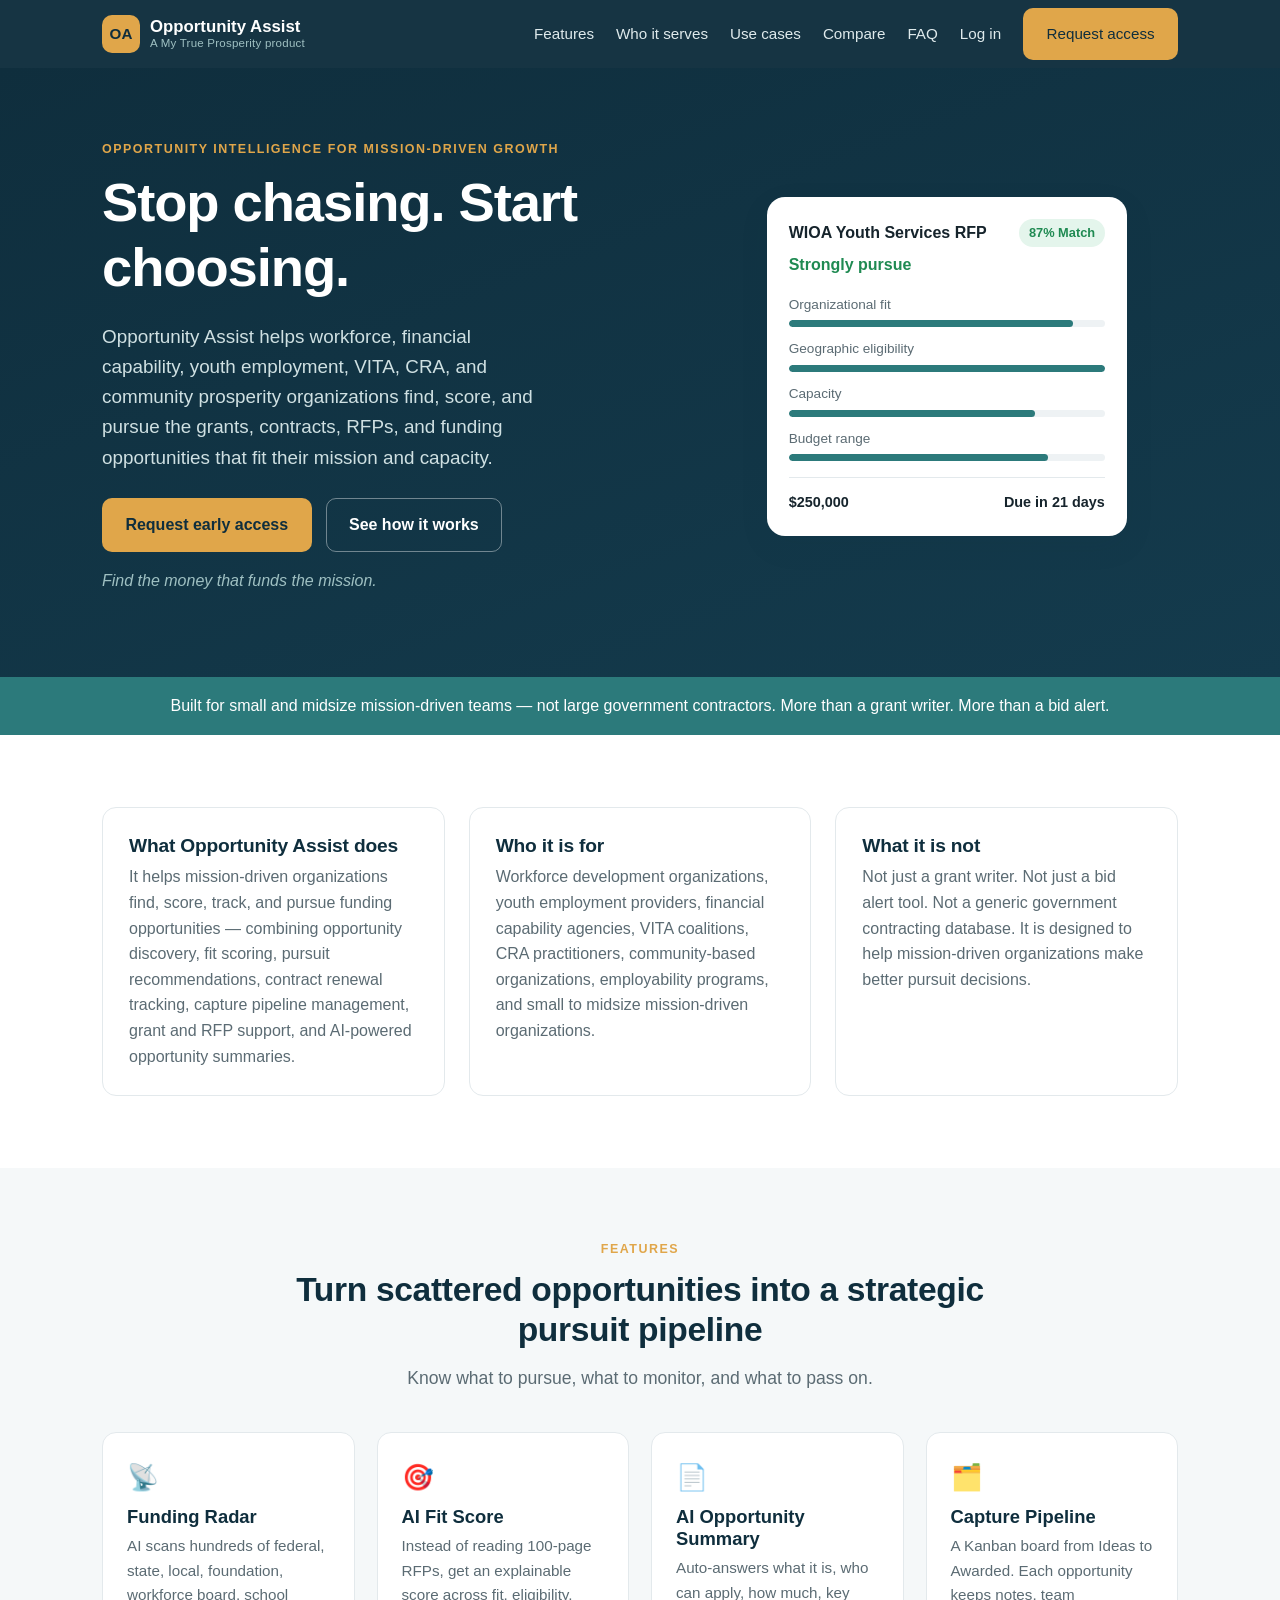
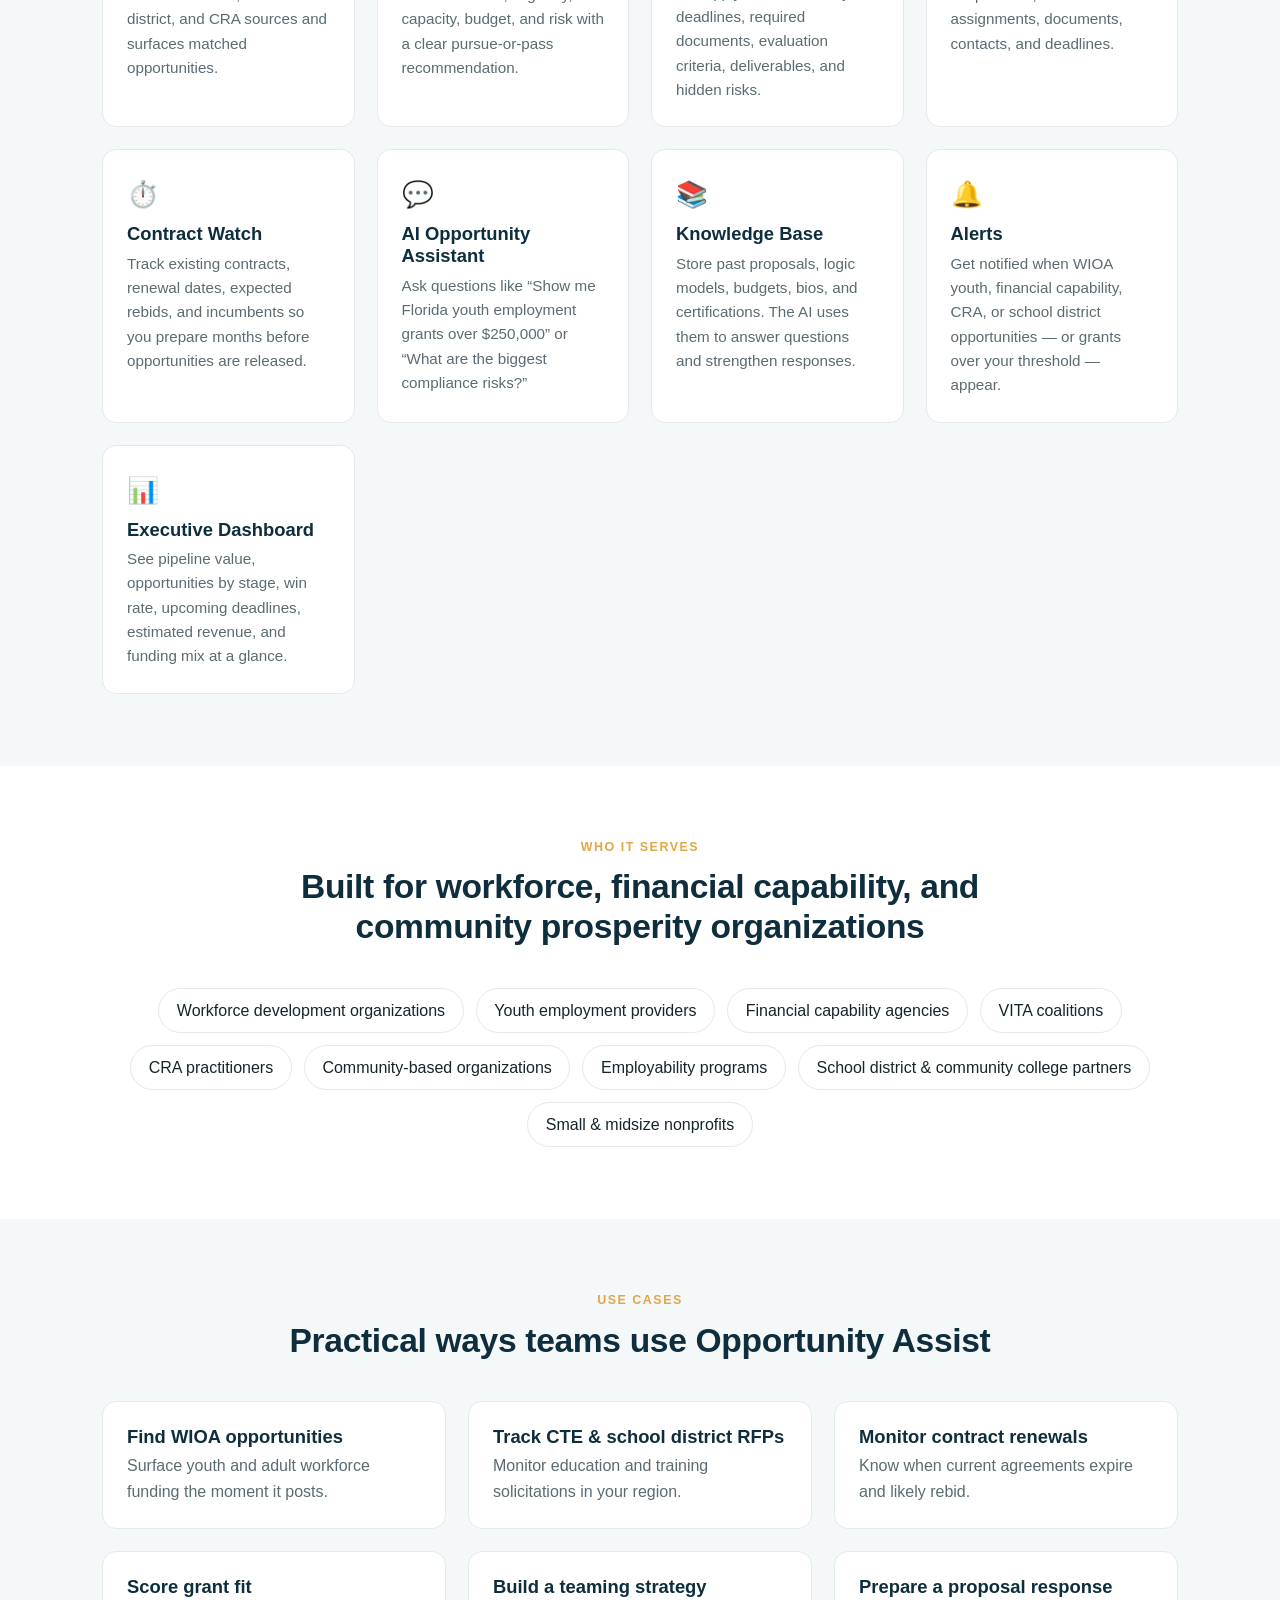
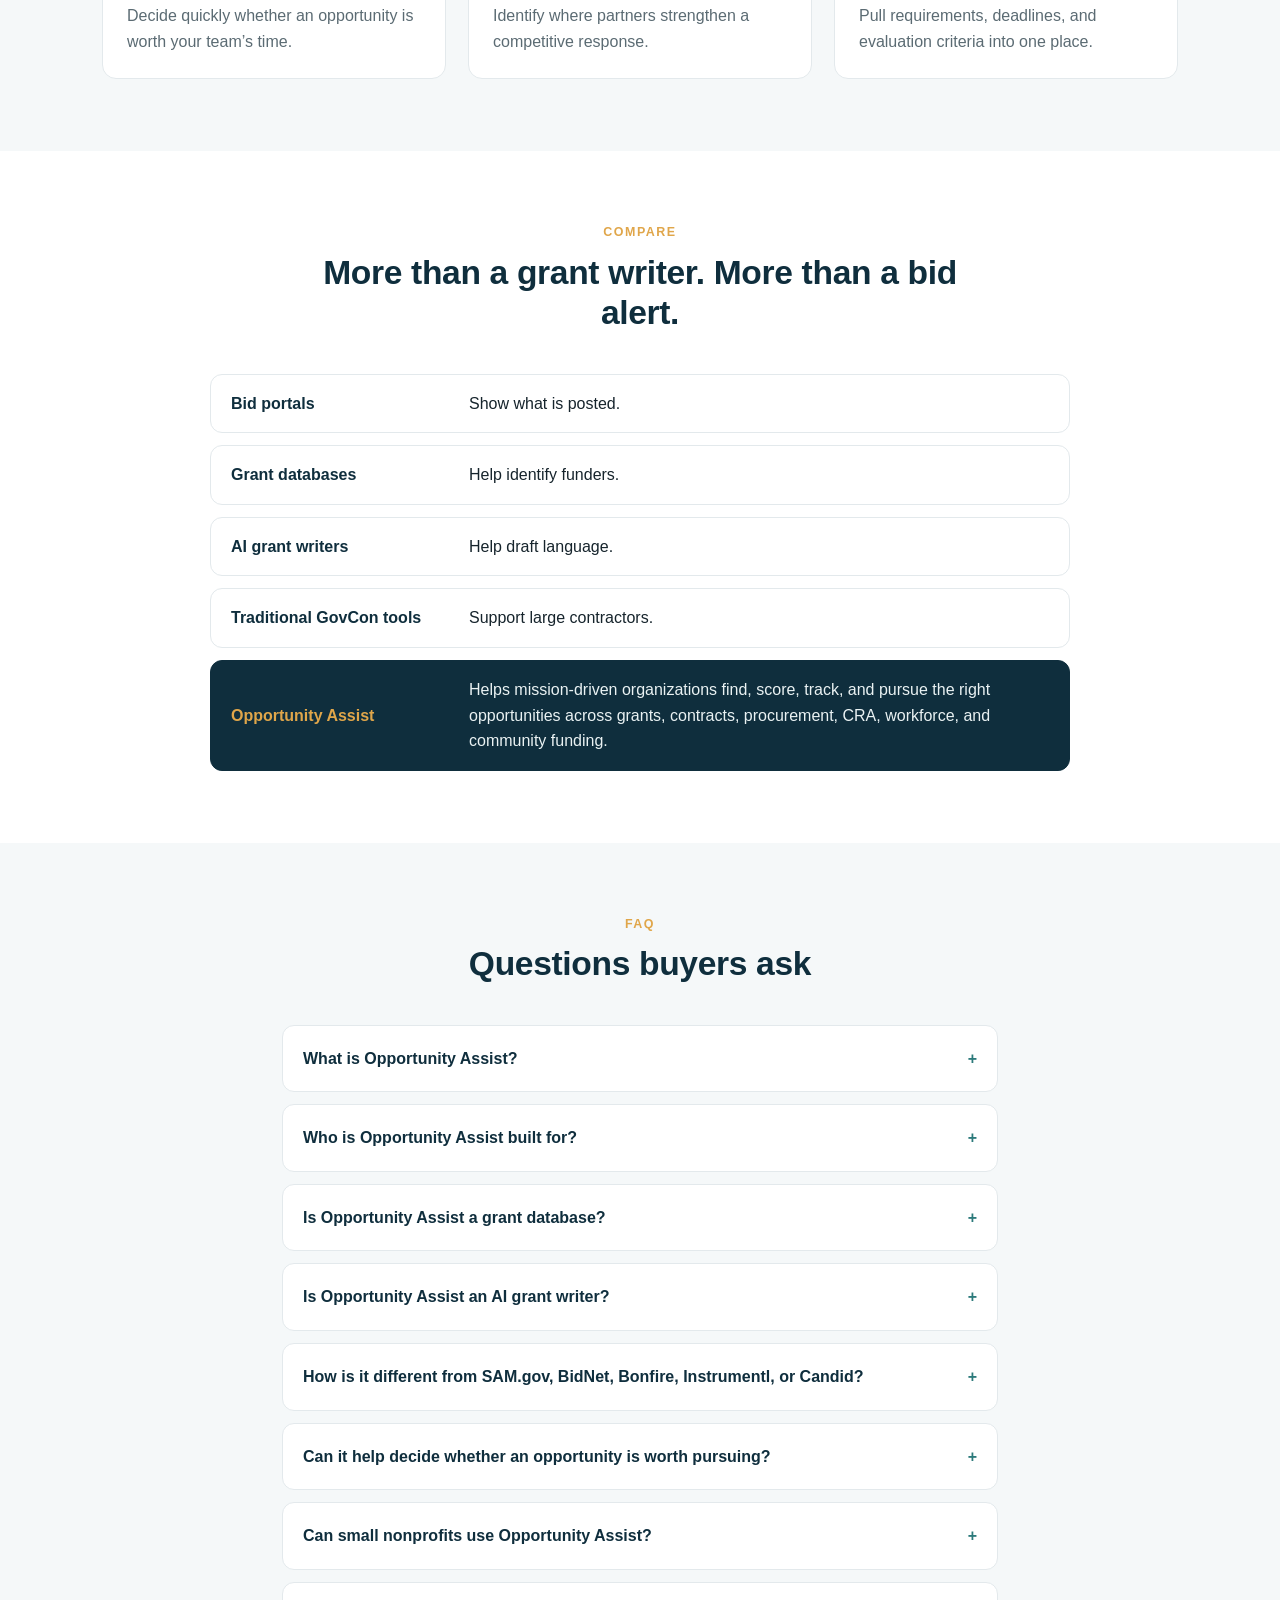
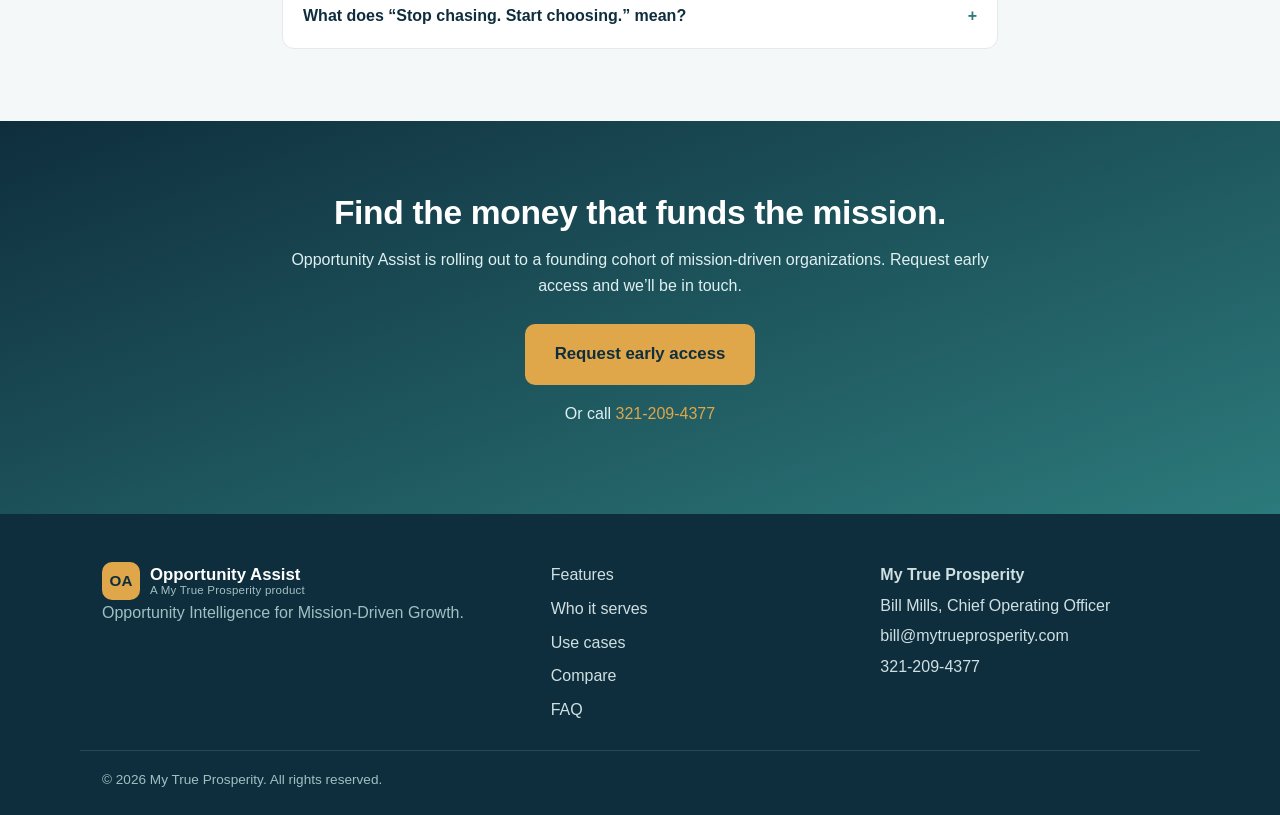
<file: index.html>
<!DOCTYPE html>
<html lang="en">
<head>
  <meta charset="UTF-8" />
  <meta name="viewport" content="width=device-width, initial-scale=1.0" />

  <!-- Primary SEO -->
  <title>Opportunity Assist | Opportunity Intelligence for Mission-Driven Growth</title>
  <meta name="description" content="Opportunity Assist helps workforce, financial capability, youth employment, VITA, CRA, and community prosperity organizations find, score, and pursue grants, contracts, RFPs, NOFOs, and funding opportunities that fit their mission." />
  <link rel="canonical" href="https://opportunityassist.com/" />
  <meta name="robots" content="index, follow" />
  <meta name="author" content="My True Prosperity" />
  <meta name="theme-color" content="#0f2e3d" />

  <!-- Open Graph (LinkedIn / Facebook) -->
  <meta property="og:type" content="website" />
  <meta property="og:site_name" content="Opportunity Assist" />
  <meta property="og:title" content="Opportunity Assist | Opportunity Intelligence for Mission-Driven Growth" />
  <meta property="og:description" content="Find, score, and pursue the grants, contracts, RFPs, and funding opportunities that fit your mission. A My True Prosperity product." />
  <meta property="og:url" content="https://opportunityassist.com/" />
  <meta property="og:image" content="https://opportunityassist.com/assets/og-image.png" />

  <!-- Twitter / X -->
  <meta name="twitter:card" content="summary_large_image" />
  <meta name="twitter:title" content="Opportunity Assist | Opportunity Intelligence for Mission-Driven Growth" />
  <meta name="twitter:description" content="Find, score, and pursue the funding opportunities that fit your mission. Stop chasing. Start choosing." />
  <meta name="twitter:image" content="https://opportunityassist.com/assets/og-image.png" />

  <link rel="icon" href="data:image/svg+xml,%3Csvg xmlns='http://www.w3.org/2000/svg' viewBox='0 0 64 64'%3E%3Crect width='64' height='64' rx='14' fill='%230f2e3d'/%3E%3Cpath d='M20 40 L30 28 L38 36 L48 22' fill='none' stroke='%23e0a64a' stroke-width='5' stroke-linecap='round' stroke-linejoin='round'/%3E%3C/svg%3E" />

  <link rel="stylesheet" href="assets/styles.css" />

  <!-- JSON-LD: Organization -->
  <script type="application/ld+json">
  {
    "@context": "https://schema.org",
    "@type": "Organization",
    "name": "My True Prosperity",
    "url": "https://mytrueprosperity.com",
    "brand": {
      "@type": "Brand",
      "name": "Opportunity Assist"
    },
    "contactPoint": {
      "@type": "ContactPoint",
      "telephone": "+1-321-209-4377",
      "email": "bill@mytrueprosperity.com",
      "contactType": "sales"
    }
  }
  </script>

  <!-- JSON-LD: SoftwareApplication / Product -->
  <script type="application/ld+json">
  {
    "@context": "https://schema.org",
    "@type": "SoftwareApplication",
    "name": "Opportunity Assist",
    "applicationCategory": "BusinessApplication",
    "operatingSystem": "Web",
    "description": "Opportunity Assist is an opportunity intelligence platform from My True Prosperity that helps workforce, financial capability, youth employment, VITA, CRA, employability, and community prosperity organizations find, score, and pursue grants, contracts, RFPs, NOFOs, procurement opportunities, CRA-aligned opportunities, and funding sources that fit their mission and capacity.",
    "url": "https://opportunityassist.com/",
    "publisher": {
      "@type": "Organization",
      "name": "My True Prosperity"
    },
    "offers": [
      { "@type": "Offer", "name": "Professional", "price": "149", "priceCurrency": "USD" },
      { "@type": "Offer", "name": "Team", "price": "249", "priceCurrency": "USD" },
      { "@type": "Offer", "name": "Enterprise", "price": "0", "priceCurrency": "USD", "description": "Custom pricing" }
    ]
  }
  </script>

  <!-- JSON-LD: FAQPage -->
  <script type="application/ld+json">
  {
    "@context": "https://schema.org",
    "@type": "FAQPage",
    "mainEntity": [
      {
        "@type": "Question",
        "name": "What is Opportunity Assist?",
        "acceptedAnswer": { "@type": "Answer", "text": "Opportunity Assist is an opportunity intelligence platform from My True Prosperity that helps mission-driven organizations find, score, track, and pursue funding opportunities, combining opportunity discovery, fit scoring, pursuit recommendations, contract renewal tracking, capture pipeline management, grant and RFP support, and AI-powered opportunity summaries." }
      },
      {
        "@type": "Question",
        "name": "Who is Opportunity Assist built for?",
        "acceptedAnswer": { "@type": "Answer", "text": "It is built for workforce development organizations, youth employment providers, financial capability agencies, VITA coalitions, CRA practitioners, community-based organizations, employability programs, and small to midsize mission-driven organizations." }
      },
      {
        "@type": "Question",
        "name": "Is Opportunity Assist a grant database?",
        "acceptedAnswer": { "@type": "Answer", "text": "No. A grant database helps you identify funders. Opportunity Assist goes further by scoring fit, recommending what to pursue, and managing the full capture pipeline across grants, contracts, RFPs, and procurement." }
      },
      {
        "@type": "Question",
        "name": "Is Opportunity Assist an AI grant writer?",
        "acceptedAnswer": { "@type": "Answer", "text": "No. AI grant writers help draft language. Opportunity Assist helps you decide what to pursue and manage the pursuit. Proposal and grant-writing support is part of the broader capture lifecycle, not the whole product." }
      },
      {
        "@type": "Question",
        "name": "How is Opportunity Assist different from SAM.gov, BidNet, Bonfire, Instrumentl, or Candid?",
        "acceptedAnswer": { "@type": "Answer", "text": "Bid portals show what is posted. Grant databases help identify funders. AI grant writers help draft language. Traditional GovCon tools support large contractors. Opportunity Assist is built for mission-driven organizations that need a practical way to find, score, track, and pursue the right opportunities across grants, contracts, procurement, CRA, workforce, and community funding." }
      },
      {
        "@type": "Question",
        "name": "Can Opportunity Assist help decide whether an opportunity is worth pursuing?",
        "acceptedAnswer": { "@type": "Answer", "text": "Yes. The AI Fit Score evaluates organizational fit, past performance alignment, geographic eligibility, capacity, required partnerships, budget range, and risk, then returns a clear recommendation such as Strongly pursue or Probably pass to support bid/no-bid decisions." }
      },
      {
        "@type": "Question",
        "name": "Can small nonprofits use Opportunity Assist?",
        "acceptedAnswer": { "@type": "Answer", "text": "Yes. Opportunity Assist is designed specifically for small and midsize mission-driven organizations, not large government contractors." }
      },
      {
        "@type": "Question",
        "name": "What is a capture pipeline?",
        "acceptedAnswer": { "@type": "Answer", "text": "A capture pipeline is a structured way to manage funding pursuits from idea to award. In Opportunity Assist it is a Kanban board with stages: Ideas, Reviewing, Qualified, Planning, Writing, Submitted, Awarded, and Not Awarded." }
      }
    ]
  }
  </script>
</head>
<body>
  <a class="skip-link" href="#main">Skip to content</a>

  <header class="site-header" id="top">
    <div class="container nav">
      <a class="brand" href="#top" aria-label="Opportunity Assist home">
        <span class="brand-mark" aria-hidden="true">OA</span>
        <span class="brand-text">
          <strong>Opportunity Assist</strong>
          <small>A My True Prosperity product</small>
        </span>
      </a>
      <button class="nav-toggle" aria-expanded="false" aria-controls="nav-menu" aria-label="Open menu">
        <span></span><span></span><span></span>
      </button>
      <nav id="nav-menu" class="nav-menu" aria-label="Primary">
        <a href="#features">Features</a>
        <a href="#who">Who it serves</a>
        <a href="#use-cases">Use cases</a>
        <a href="#compare">Compare</a>
        <a href="#faq">FAQ</a>
        <a href="/app.html">Log in</a>
        <a class="btn btn-primary nav-cta" href="#contact">Request access</a>
      </nav>
    </div>
  </header>

  <main id="main">

    <!-- HERO -->
    <section class="hero">
      <div class="container hero-grid">
        <div class="hero-copy">
          <p class="eyebrow">Opportunity Intelligence for Mission-Driven Growth</p>
          <h1>Stop chasing. Start choosing.</h1>
          <p class="lede">
            Opportunity Assist helps workforce, financial capability, youth employment, VITA,
            CRA, and community prosperity organizations find, score, and pursue the grants,
            contracts, RFPs, and funding opportunities that fit their mission and capacity.
          </p>
          <div class="hero-actions">
            <a class="btn btn-primary" href="#contact">Request early access</a>
            <a class="btn btn-ghost" href="#features">See how it works</a>
          </div>
          <p class="hero-note">Find the money that funds the mission.</p>
        </div>
        <div class="hero-card" aria-hidden="false">
          <div class="score-card">
            <div class="score-head">
              <span>WIOA Youth Services RFP</span>
              <span class="badge badge-good">87% Match</span>
            </div>
            <p class="score-rec">Strongly pursue</p>
            <ul class="score-factors">
              <li><span>Organizational fit</span><i class="bar"><b style="width:90%"></b></i></li>
              <li><span>Geographic eligibility</span><i class="bar"><b style="width:100%"></b></i></li>
              <li><span>Capacity</span><i class="bar"><b style="width:78%"></b></i></li>
              <li><span>Budget range</span><i class="bar"><b style="width:82%"></b></i></li>
            </ul>
            <div class="score-meta">
              <span>$250,000</span><span>Due in 21 days</span>
            </div>
          </div>
        </div>
      </div>
    </section>

    <!-- TRUST / POSITIONING STRIP -->
    <section class="strip">
      <div class="container">
        <p>Built for small and midsize mission-driven teams — not large government contractors. More than a grant writer. More than a bid alert.</p>
      </div>
    </section>

    <!-- WHAT IT IS / WHO FOR / WHAT NOT -->
    <section class="section" id="about">
      <div class="container three-up">
        <article class="card">
          <h2>What Opportunity Assist does</h2>
          <p>It helps mission-driven organizations find, score, track, and pursue funding opportunities — combining opportunity discovery, fit scoring, pursuit recommendations, contract renewal tracking, capture pipeline management, grant and RFP support, and AI-powered opportunity summaries.</p>
        </article>
        <article class="card">
          <h2>Who it is for</h2>
          <p>Workforce development organizations, youth employment providers, financial capability agencies, VITA coalitions, CRA practitioners, community-based organizations, employability programs, and small to midsize mission-driven organizations.</p>
        </article>
        <article class="card">
          <h2>What it is not</h2>
          <p>Not just a grant writer. Not just a bid alert tool. Not a generic government contracting database. It is designed to help mission-driven organizations make better pursuit decisions.</p>
        </article>
      </div>
    </section>

    <!-- FEATURES / MODULES -->
    <section class="section section-alt" id="features">
      <div class="container">
        <header class="section-head">
          <p class="eyebrow">Features</p>
          <h2>Turn scattered opportunities into a strategic pursuit pipeline</h2>
          <p class="section-sub">Know what to pursue, what to monitor, and what to pass on.</p>
        </header>
        <div class="feature-grid">
          <article class="feature">
            <span class="ficon" aria-hidden="true">📡</span>
            <h3>Funding Radar</h3>
            <p>AI scans hundreds of federal, state, local, foundation, workforce board, school district, and CRA sources and surfaces matched opportunities.</p>
          </article>
          <article class="feature">
            <span class="ficon" aria-hidden="true">🎯</span>
            <h3>AI Fit Score</h3>
            <p>Instead of reading 100-page RFPs, get an explainable score across fit, eligibility, capacity, budget, and risk with a clear pursue-or-pass recommendation.</p>
          </article>
          <article class="feature">
            <span class="ficon" aria-hidden="true">📄</span>
            <h3>AI Opportunity Summary</h3>
            <p>Auto-answers what it is, who can apply, how much, key deadlines, required documents, evaluation criteria, deliverables, and hidden risks.</p>
          </article>
          <article class="feature">
            <span class="ficon" aria-hidden="true">🗂️</span>
            <h3>Capture Pipeline</h3>
            <p>A Kanban board from Ideas to Awarded. Each opportunity keeps notes, team assignments, documents, contacts, and deadlines.</p>
          </article>
          <article class="feature">
            <span class="ficon" aria-hidden="true">⏱️</span>
            <h3>Contract Watch</h3>
            <p>Track existing contracts, renewal dates, expected rebids, and incumbents so you prepare months before opportunities are released.</p>
          </article>
          <article class="feature">
            <span class="ficon" aria-hidden="true">💬</span>
            <h3>AI Opportunity Assistant</h3>
            <p>Ask questions like “Show me Florida youth employment grants over $250,000” or “What are the biggest compliance risks?”</p>
          </article>
          <article class="feature">
            <span class="ficon" aria-hidden="true">📚</span>
            <h3>Knowledge Base</h3>
            <p>Store past proposals, logic models, budgets, bios, and certifications. The AI uses them to answer questions and strengthen responses.</p>
          </article>
          <article class="feature">
            <span class="ficon" aria-hidden="true">🔔</span>
            <h3>Alerts</h3>
            <p>Get notified when WIOA youth, financial capability, CRA, or school district opportunities — or grants over your threshold — appear.</p>
          </article>
          <article class="feature">
            <span class="ficon" aria-hidden="true">📊</span>
            <h3>Executive Dashboard</h3>
            <p>See pipeline value, opportunities by stage, win rate, upcoming deadlines, estimated revenue, and funding mix at a glance.</p>
          </article>
        </div>
      </div>
    </section>

    <!-- WHO IT SERVES -->
    <section class="section" id="who">
      <div class="container">
        <header class="section-head">
          <p class="eyebrow">Who it serves</p>
          <h2>Built for workforce, financial capability, and community prosperity organizations</h2>
        </header>
        <ul class="pill-list">
          <li>Workforce development organizations</li>
          <li>Youth employment providers</li>
          <li>Financial capability agencies</li>
          <li>VITA coalitions</li>
          <li>CRA practitioners</li>
          <li>Community-based organizations</li>
          <li>Employability programs</li>
          <li>School district &amp; community college partners</li>
          <li>Small &amp; midsize nonprofits</li>
        </ul>
      </div>
    </section>

    <!-- USE CASES -->
    <section class="section section-alt" id="use-cases">
      <div class="container">
        <header class="section-head">
          <p class="eyebrow">Use cases</p>
          <h2>Practical ways teams use Opportunity Assist</h2>
        </header>
        <div class="usecase-grid">
          <div class="usecase"><h3>Find WIOA opportunities</h3><p>Surface youth and adult workforce funding the moment it posts.</p></div>
          <div class="usecase"><h3>Track CTE &amp; school district RFPs</h3><p>Monitor education and training solicitations in your region.</p></div>
          <div class="usecase"><h3>Monitor contract renewals</h3><p>Know when current agreements expire and likely rebid.</p></div>
          <div class="usecase"><h3>Score grant fit</h3><p>Decide quickly whether an opportunity is worth your team’s time.</p></div>
          <div class="usecase"><h3>Build a teaming strategy</h3><p>Identify where partners strengthen a competitive response.</p></div>
          <div class="usecase"><h3>Prepare a proposal response</h3><p>Pull requirements, deadlines, and evaluation criteria into one place.</p></div>
        </div>
      </div>
    </section>

    <!-- COMPARE -->
    <section class="section" id="compare">
      <div class="container">
        <header class="section-head">
          <p class="eyebrow">Compare</p>
          <h2>More than a grant writer. More than a bid alert.</h2>
        </header>
        <div class="compare">
          <div class="compare-row"><span class="compare-label">Bid portals</span><span>Show what is posted.</span></div>
          <div class="compare-row"><span class="compare-label">Grant databases</span><span>Help identify funders.</span></div>
          <div class="compare-row"><span class="compare-label">AI grant writers</span><span>Help draft language.</span></div>
          <div class="compare-row"><span class="compare-label">Traditional GovCon tools</span><span>Support large contractors.</span></div>
          <div class="compare-row compare-highlight"><span class="compare-label">Opportunity Assist</span><span>Helps mission-driven organizations find, score, track, and pursue the right opportunities across grants, contracts, procurement, CRA, workforce, and community funding.</span></div>
        </div>
      </div>
    </section>

    <!-- FAQ -->
    <section class="section section-alt" id="faq">
      <div class="container narrow">
        <header class="section-head">
          <p class="eyebrow">FAQ</p>
          <h2>Questions buyers ask</h2>
        </header>
        <div class="faq">
          <details><summary>What is Opportunity Assist?</summary><p>Opportunity Assist is an opportunity intelligence platform from My True Prosperity that helps mission-driven organizations find, score, track, and pursue funding opportunities — combining discovery, fit scoring, pursuit recommendations, contract renewal tracking, capture pipeline management, grant and RFP support, and AI-powered summaries.</p></details>
          <details><summary>Who is Opportunity Assist built for?</summary><p>Workforce development organizations, youth employment providers, financial capability agencies, VITA coalitions, CRA practitioners, community-based organizations, employability programs, and small to midsize mission-driven organizations.</p></details>
          <details><summary>Is Opportunity Assist a grant database?</summary><p>No. A grant database helps you identify funders. Opportunity Assist scores fit, recommends what to pursue, and manages the full capture pipeline across grants, contracts, RFPs, and procurement.</p></details>
          <details><summary>Is Opportunity Assist an AI grant writer?</summary><p>No. AI grant writers help draft language. Opportunity Assist helps you decide what to pursue and manage the pursuit. Proposal support is part of the broader capture lifecycle, not the whole product.</p></details>
          <details><summary>How is it different from SAM.gov, BidNet, Bonfire, Instrumentl, or Candid?</summary><p>Bid portals show what is posted. Grant databases help identify funders. AI grant writers help draft language. Traditional GovCon tools support large contractors. Opportunity Assist is built for mission-driven organizations that need a practical way to find, score, track, and pursue the right opportunities.</p></details>
          <details><summary>Can it help decide whether an opportunity is worth pursuing?</summary><p>Yes. The AI Fit Score evaluates fit, past performance, geography, capacity, partnerships, budget, and risk, then returns a clear recommendation to support bid/no-bid decisions.</p></details>
          <details><summary>Can small nonprofits use Opportunity Assist?</summary><p>Yes. It is designed specifically for small and midsize mission-driven organizations, not large government contractors.</p></details>
          <details><summary>What does “Stop chasing. Start choosing.” mean?</summary><p>It means spending less energy reacting to every posting and more on the opportunities that genuinely fit your mission and capacity.</p></details>
        </div>
      </div>
    </section>

    <!-- CTA / CONTACT -->
    <section class="section cta" id="contact">
      <div class="container narrow center">
        <h2>Find the money that funds the mission.</h2>
        <p>Opportunity Assist is rolling out to a founding cohort of mission-driven organizations. Request early access and we’ll be in touch.</p>
        <a class="btn btn-primary btn-lg" href="mailto:bill@mytrueprosperity.com?subject=Opportunity%20Assist%20early%20access">Request early access</a>
        <p class="cta-sub">Or call <a href="tel:+13212094377">321-209-4377</a></p>
      </div>
    </section>

  </main>

  <footer class="site-footer">
    <div class="container footer-grid">
      <div>
        <div class="brand brand-footer">
          <span class="brand-mark" aria-hidden="true">OA</span>
          <span class="brand-text"><strong>Opportunity Assist</strong><small>A My True Prosperity product</small></span>
        </div>
        <p class="footer-note">Opportunity Intelligence for Mission-Driven Growth.</p>
      </div>
      <nav aria-label="Footer">
        <a href="#features">Features</a>
        <a href="#who">Who it serves</a>
        <a href="#use-cases">Use cases</a>
        <a href="#compare">Compare</a>
        <a href="#faq">FAQ</a>
      </nav>
      <div class="footer-contact">
        <p><strong>My True Prosperity</strong></p>
        <p>Bill Mills, Chief Operating Officer</p>
        <p><a href="mailto:bill@mytrueprosperity.com">bill@mytrueprosperity.com</a></p>
        <p><a href="tel:+13212094377">321-209-4377</a></p>
      </div>
    </div>
    <div class="container footer-base">
      <p>&copy; <span id="year"></span> My True Prosperity. All rights reserved.</p>
    </div>
  </footer>

  <script src="assets/app.js" defer></script>
</body>
</html>
</file>
<file: assets/styles.css>
/* Opportunity Assist — landing styles */
:root{
  --navy:#0f2e3d;
  --navy-2:#143b4d;
  --teal:#2c7a7b;
  --teal-2:#268284;
  --gold:#e0a64a;
  --ink:#16242c;
  --muted:#5b6b73;
  --line:#e3e9ec;
  --bg:#ffffff;
  --bg-alt:#f5f8f9;
  --good:#1f8a52;
  --radius:14px;
  --maxw:1120px;
  --shadow:0 10px 30px rgba(15,46,61,.08);
  --font:-apple-system,BlinkMacSystemFont,"Segoe UI",Roboto,Helvetica,Arial,sans-serif;
}
*{box-sizing:border-box}
html{scroll-behavior:smooth}
body{
  margin:0;font-family:var(--font);color:var(--ink);background:var(--bg);
  line-height:1.6;-webkit-font-smoothing:antialiased;
}
h1,h2,h3{line-height:1.2;color:var(--navy);margin:0 0 .4em}
h1{font-size:clamp(2.2rem,5vw,3.4rem);letter-spacing:-.02em}
h2{font-size:clamp(1.5rem,3vw,2.1rem);letter-spacing:-.01em}
h3{font-size:1.15rem}
p{margin:0 0 1rem}
a{color:var(--teal);text-decoration:none}
a:hover{text-decoration:underline}
img{max-width:100%;height:auto}
.container{width:100%;max-width:var(--maxw);margin:0 auto;padding:0 22px}
.container.narrow{max-width:760px}
.center{text-align:center}

.skip-link{position:absolute;left:-999px;top:0;background:var(--gold);color:var(--navy);padding:10px 16px;z-index:100;border-radius:0 0 8px 0}
.skip-link:focus{left:0}

/* Buttons */
.btn{display:inline-block;font-weight:600;padding:.8rem 1.4rem;border-radius:10px;border:1px solid transparent;cursor:pointer;transition:.15s ease;text-decoration:none}
.btn:hover{text-decoration:none;transform:translateY(-1px)}
.btn-primary{background:var(--gold);color:var(--navy)}
.btn-primary:hover{background:#edb45c}
.btn-ghost{background:transparent;color:#fff;border-color:rgba(255,255,255,.4)}
.btn-ghost:hover{border-color:#fff}
.btn-lg{padding:1rem 1.8rem;font-size:1.05rem}

/* Header / nav */
.site-header{position:sticky;top:0;z-index:50;background:rgba(15,46,61,.97);backdrop-filter:blur(6px)}
.nav{display:flex;align-items:center;justify-content:space-between;min-height:68px}
.brand{display:flex;align-items:center;gap:10px;color:#fff}
.brand:hover{text-decoration:none}
.brand-mark{display:grid;place-items:center;width:38px;height:38px;border-radius:10px;background:var(--gold);color:var(--navy);font-weight:800;font-size:.95rem}
.brand-text{display:flex;flex-direction:column;line-height:1.1}
.brand-text strong{color:#fff;font-size:1.05rem}
.brand-text small{color:#9fc0c2;font-size:.72rem;letter-spacing:.02em}
.nav-menu{display:flex;align-items:center;gap:22px}
.nav-menu a{color:#dfeaec;font-weight:500;font-size:.95rem}
.nav-menu a:hover{color:#fff;text-decoration:none}
.nav-cta{color:var(--navy)!important}
.nav-toggle{display:none;flex-direction:column;gap:5px;background:none;border:0;cursor:pointer;padding:8px}
.nav-toggle span{width:24px;height:2px;background:#fff;border-radius:2px}

/* Hero */
.hero{background:linear-gradient(160deg,var(--navy),var(--navy-2));color:#eaf2f3;padding:72px 0 84px}
.hero-grid{display:grid;grid-template-columns:1.1fr .9fr;gap:48px;align-items:center}
.eyebrow{text-transform:uppercase;letter-spacing:.12em;font-size:.78rem;font-weight:700;color:var(--gold);margin:0 0 .6rem}
.hero h1{color:#fff}
.lede{font-size:1.18rem;color:#cfe0e2;max-width:42ch}
.hero-actions{display:flex;gap:14px;flex-wrap:wrap;margin:1.6rem 0 1rem}
.hero-note{color:#9fc0c2;font-style:italic;margin:0}

/* Hero score card */
.hero-card{display:flex;justify-content:center}
.score-card{background:#fff;color:var(--ink);border-radius:18px;box-shadow:var(--shadow);padding:22px;width:100%;max-width:360px}
.score-head{display:flex;justify-content:space-between;align-items:center;gap:10px;font-weight:600}
.badge{font-size:.8rem;font-weight:700;padding:.25rem .6rem;border-radius:999px}
.badge-good{background:#e4f5ec;color:var(--good)}
.score-rec{color:var(--good);font-weight:700;margin:.3rem 0 1rem}
.score-factors{list-style:none;margin:0 0 1rem;padding:0;display:grid;gap:.7rem}
.score-factors li{display:grid;grid-template-columns:1fr;gap:.3rem;font-size:.85rem;color:var(--muted)}
.bar{display:block;height:7px;background:#eef2f4;border-radius:999px;overflow:hidden}
.bar b{display:block;height:100%;background:var(--teal);border-radius:999px}
.score-meta{display:flex;justify-content:space-between;font-weight:600;font-size:.9rem;border-top:1px solid var(--line);padding-top:.8rem}

/* Strip */
.strip{background:var(--teal);color:#fff}
.strip p{margin:0;padding:16px 0;text-align:center;font-weight:500}

/* Sections */
.section{padding:72px 0}
.section-alt{background:var(--bg-alt)}
.section-head{max-width:720px;margin:0 auto 40px;text-align:center}
.section-sub{color:var(--muted);font-size:1.1rem}

/* Three-up cards */
.three-up{display:grid;grid-template-columns:repeat(3,1fr);gap:24px}
.card{background:#fff;border:1px solid var(--line);border-radius:var(--radius);padding:26px}
.card h2{font-size:1.2rem}
.card p{margin:0;color:var(--muted)}

/* Features */
.feature-grid{display:grid;grid-template-columns:repeat(4,1fr);gap:22px}
.feature{background:#fff;border:1px solid var(--line);border-radius:var(--radius);padding:24px}
.ficon{font-size:1.6rem;display:block;margin-bottom:.5rem}
.feature h3{margin-bottom:.4rem}
.feature p{margin:0;color:var(--muted);font-size:.95rem}

/* Pills */
.pill-list{list-style:none;display:flex;flex-wrap:wrap;gap:12px;justify-content:center;padding:0;margin:0}
.pill-list li{background:#fff;border:1px solid var(--line);border-radius:999px;padding:.55rem 1.1rem;font-weight:500}

/* Use cases */
.usecase-grid{display:grid;grid-template-columns:repeat(3,1fr);gap:22px}
.usecase{background:#fff;border:1px solid var(--line);border-radius:var(--radius);padding:24px}
.usecase h3{margin-bottom:.3rem}
.usecase p{margin:0;color:var(--muted)}

/* Compare */
.compare{max-width:860px;margin:0 auto;display:grid;gap:12px}
.compare-row{display:grid;grid-template-columns:220px 1fr;gap:18px;align-items:center;background:#fff;border:1px solid var(--line);border-radius:12px;padding:16px 20px}
.compare-label{font-weight:700;color:var(--navy)}
.compare-highlight{background:var(--navy);color:#eaf2f3;border-color:var(--navy)}
.compare-highlight .compare-label{color:var(--gold)}

/* FAQ */
.faq{display:grid;gap:12px}
.faq details{background:#fff;border:1px solid var(--line);border-radius:12px;padding:4px 20px}
.faq summary{cursor:pointer;font-weight:600;color:var(--navy);padding:16px 0;list-style:none}
.faq summary::-webkit-details-marker{display:none}
.faq summary::after{content:"+";float:right;color:var(--teal);font-weight:700}
.faq details[open] summary::after{content:"–"}
.faq details p{margin:0 0 16px;color:var(--muted)}

/* CTA */
.cta{background:linear-gradient(160deg,var(--navy),var(--teal));color:#fff}
.cta h2{color:#fff}
.cta p{color:#dff0f1}
.cta .btn{margin-top:.6rem}
.cta-sub{margin-top:1rem}
.cta-sub a{color:var(--gold)}

/* Footer */
.site-footer{background:var(--navy);color:#cfe0e2;padding:48px 0 24px}
.footer-grid{display:grid;grid-template-columns:1.4fr 1fr 1fr;gap:32px}
.brand-footer .brand-text strong{color:#fff}
.footer-note{color:#9fc0c2}
.site-footer nav{display:flex;flex-direction:column;gap:8px}
.site-footer nav a,.footer-contact a{color:#cfe0e2}
.footer-contact p{margin:0 0 .3rem}
.footer-base{border-top:1px solid rgba(255,255,255,.12);margin-top:28px;padding-top:18px}
.footer-base p{margin:0;font-size:.85rem;color:#9fc0c2}

/* Responsive */
@media (max-width:900px){
  .hero-grid{grid-template-columns:1fr;gap:32px}
  .three-up{grid-template-columns:1fr}
  .feature-grid{grid-template-columns:repeat(2,1fr)}
  .usecase-grid{grid-template-columns:1fr 1fr}
  .footer-grid{grid-template-columns:1fr 1fr}
}
@media (max-width:640px){
  .nav-toggle{display:flex}
  .nav-menu{position:absolute;top:68px;left:0;right:0;background:var(--navy);flex-direction:column;align-items:stretch;gap:0;padding:8px 22px 18px;display:none;border-top:1px solid rgba(255,255,255,.12)}
  .nav-menu.open{display:flex}
  .nav-menu a{padding:12px 0;border-bottom:1px solid rgba(255,255,255,.08)}
  .nav-cta{margin-top:10px;text-align:center}
  .feature-grid,.usecase-grid{grid-template-columns:1fr}
  .compare-row{grid-template-columns:1fr;gap:6px}
  .footer-grid{grid-template-columns:1fr}
  .section{padding:54px 0}
}
</file>
